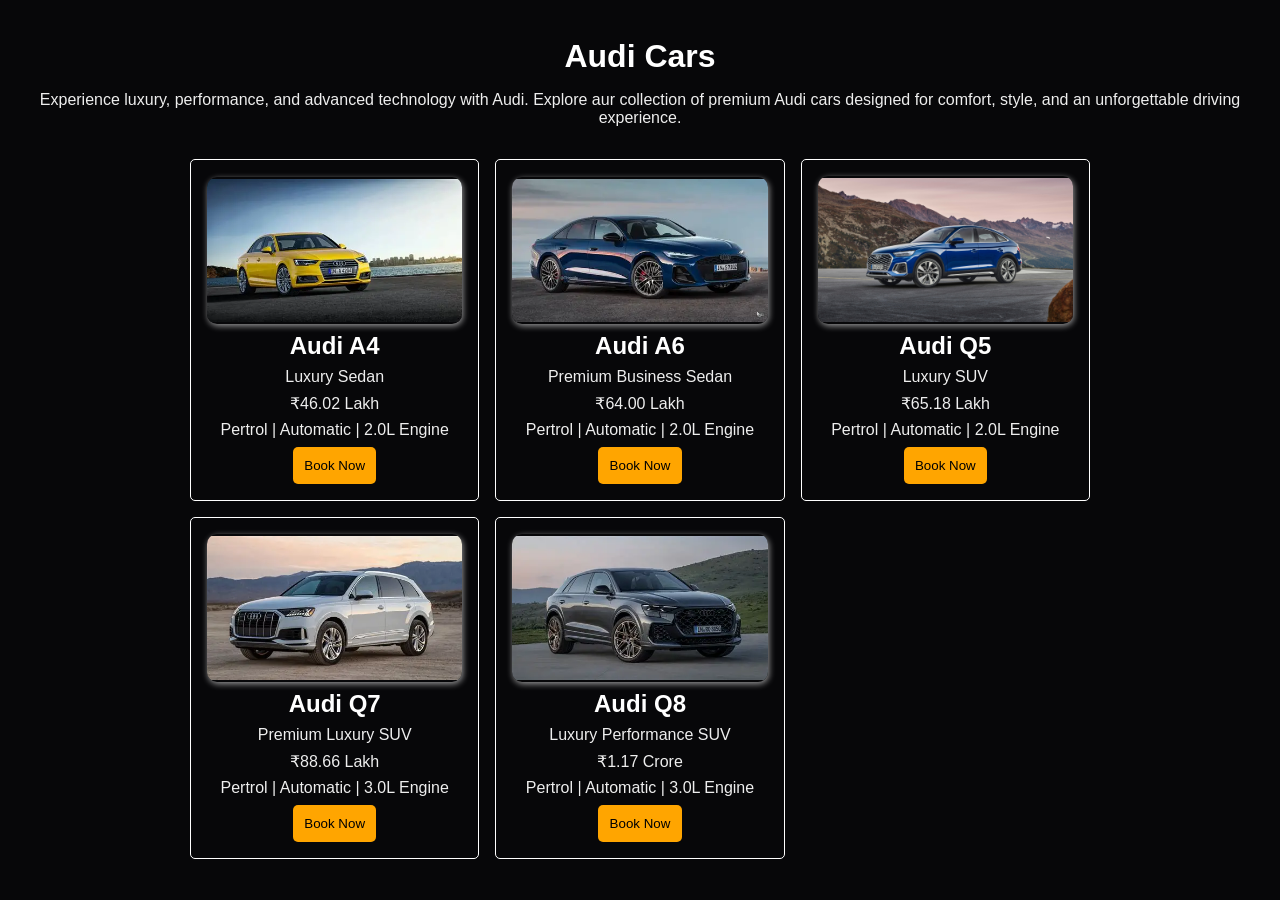
<file: audi.html>
<!doctype html>
<html lang="en">
  <head>
    <meta charset="UTF-8" />
    <meta name="viewport" content="width=device-width, initial-scale=1.0" />
    <title>Document</title>
    <link rel="stylesheet" href="car.css" />
  </head>
  <body>
    <h1 class="car_title">Audi Cars</h1>
    <p class="car_description">
      Experience luxury, performance, and advanced technology with Audi. Explore
      aur collection of premium Audi cars designed for comfort, style, and an
      unforgettable driving experience.
    </p>
    <section class="car_section">
      <div class="car_card">
        <div class="car_img">
          <img src="images/audiA4.webp" alt="Audi A4 images" />
        </div>
        <h2 class="car_name">Audi A4</h2>
        <p class="car_info">Luxury Sedan</p>
        <p class="car_info">&#8377;46.02 Lakh</p>
        <p class="car_info">Pertrol | Automatic | 2.0L Engine</p>
        <button class="book_now">Book Now</button>
      </div>
      <div class="car_card">
        <div class="car_img">
          <img src="images/audiA6.webp" alt="Audi A6 images" />
        </div>
        <h2 class="car_name">Audi A6</h2>
        <p class="car_info">Premium Business Sedan</p>
        <p class="car_info">&#8377;64.00 Lakh</p>
        <p class="car_info">Pertrol | Automatic | 2.0L Engine</p>
        <button class="book_now">Book Now</button>
      </div>
      <div class="car_card">
        <div class="car_img">
          <img src="images/audiQ5.jpg" alt="AudiQ5 images" />
        </div>
        <h2 class="car_name">Audi Q5</h2>
        <p class="car_info">Luxury SUV</p>
        <p class="car_info">&#8377;65.18 Lakh</p>
        <p class="car_info">Pertrol | Automatic | 2.0L Engine</p>
        <button class="book_now">Book Now</button>
      </div>
      <div class="car_card">
        <div class="car_img">
          <img src="images/audiQ7.webp" alt="AudiQ7 images" />
        </div>
        <h2 class="car_name">Audi Q7</h2>
        <p class="car_info">Premium Luxury SUV</p>
        <p class="car_info">&#8377;88.66 Lakh</p>
        <p class="car_info">Pertrol | Automatic | 3.0L Engine</p>
        <button class="book_now">Book Now</button>
      </div>
      <div class="car_card">
        <div class="car_img">
          <img src="images/audiQ8.webp" alt="AudiQ8 images" />
        </div>
        <h2 class="car_name">Audi Q8</h2>
        <p class="car_info">Luxury Performance SUV</p>
        <p class="car_info">&#8377;1.17 Crore</p>
        <p class="car_info">Pertrol | Automatic | 3.0L Engine</p>
        <button class="book_now">Book Now</button>
      </div>
    </section>
  </body>
</html>
</file>
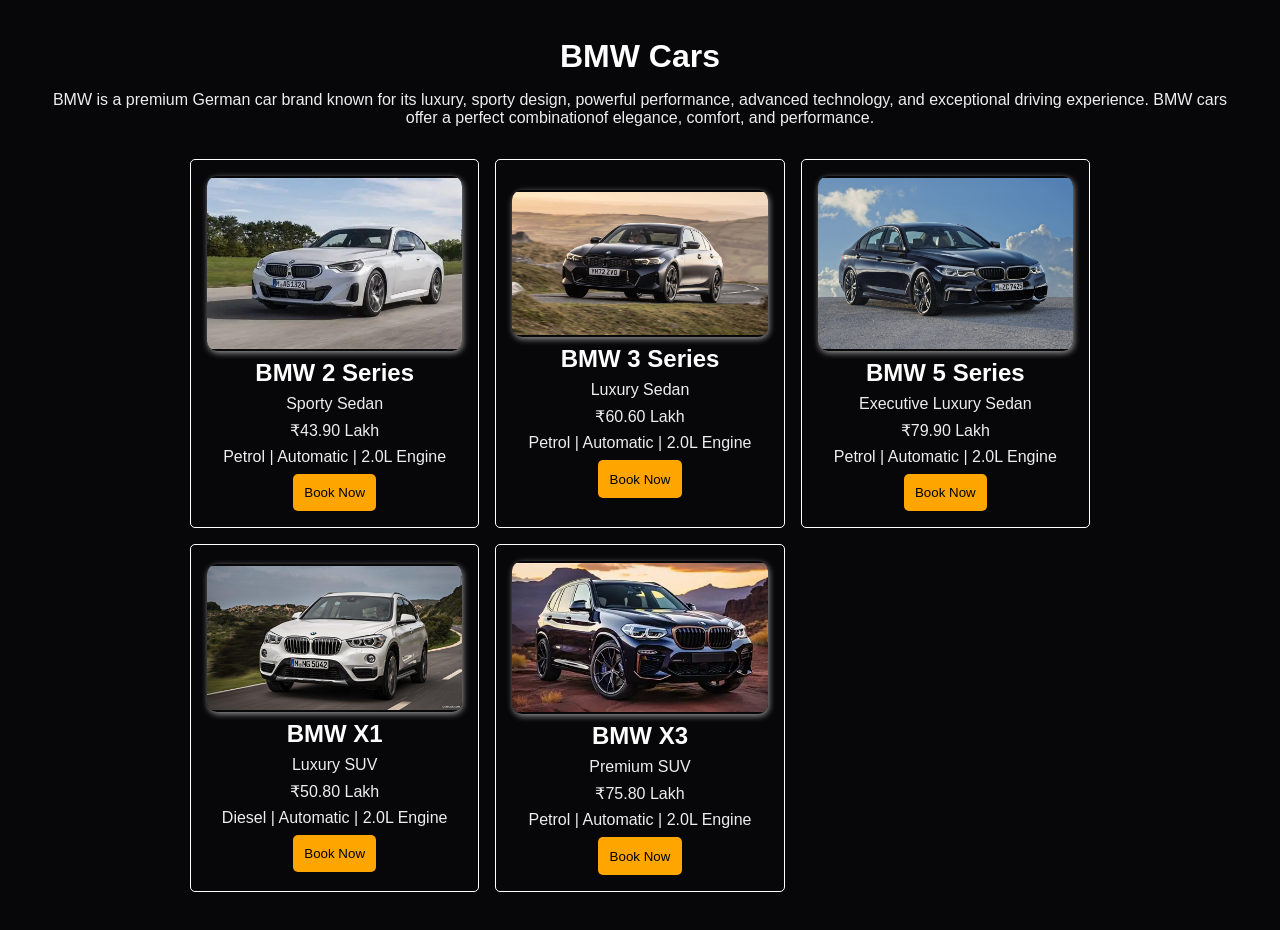
<file: bmw.html>
<!doctype html>
<html lang="en">
  <head>
    <meta charset="UTF-8" />
    <meta name="viewport" content="width=device-width, initial-scale=1.0" />
    <title>Document</title>
    <link rel="stylesheet" href="car.css" />
  </head>
  <body>
    <h1 class="car_title">BMW Cars</h1>
    <p class="car_description">
      BMW is a premium German car brand known for its luxury, sporty design,
      powerful performance, advanced technology, and exceptional driving
      experience. BMW cars offer a perfect combinationof elegance, comfort, and
      performance.
    </p>
    <section class="car_section">
      <div class="car_card">
        <div class="car_img">
          <img src="images/BMW2Series.webp" alt="BMW 2 Series" />
        </div>
        <h2 class="car_name">BMW 2 Series</h2>
        <p class="car_info">Sporty Sedan</p>
        <p class="car_info">&#8377;43.90 Lakh</p>
        <p class="car_info">Petrol | Automatic | 2.0L Engine</p>
        <button class="book_now">Book Now</button>
      </div>
      <div class="car_card">
        <div class="car_img">
          <img src="images/BMW3Series.jpg" alt="BMW 3 Series" />
        </div>
        <h2 class="car_name">BMW 3 Series</h2>
        <p class="car_info">Luxury Sedan</p>
        <p class="car_info">&#8377;60.60 Lakh</p>
        <p class="car_info">Petrol | Automatic | 2.0L Engine</p>
        <button class="book_now">Book Now</button>
      </div>
      <div class="car_card">
        <div class="car_img">
          <img src="images/BMW5Series.jpg" alt="BMW 5 Series" />
        </div>
        <h2 class="car_name">BMW 5 Series</h2>
        <p class="car_info">Executive Luxury Sedan</p>
        <p class="car_info">&#8377;79.90 Lakh</p>
        <p class="car_info">Petrol | Automatic | 2.0L Engine</p>
        <button class="book_now">Book Now</button>
      </div>
      <div class="car_card">
        <div class="car_img">
          <img src="images/BMWX1.jpg" alt="BMW X1" />
        </div>
        <h2 class="car_name">BMW X1</h2>
        <p class="car_info">Luxury SUV</p>
        <p class="car_info">&#8377;50.80 Lakh</p>
        <p class="car_info">Diesel | Automatic | 2.0L Engine</p>
        <button class="book_now">Book Now</button>
      </div>
      <div class="car_card">
        <div class="car_img">
          <img src="images/BMWX3.webp" alt="BMW X3" />
        </div>
        <h2 class="car_name">BMW X3</h2>
        <p class="car_info">Premium SUV</p>
        <p class="car_info">&#8377;75.80 Lakh</p>
        <p class="car_info">Petrol | Automatic | 2.0L Engine</p>
        <button class="book_now">Book Now</button>
      </div>
    </section>
  </body>
</html>
</file>
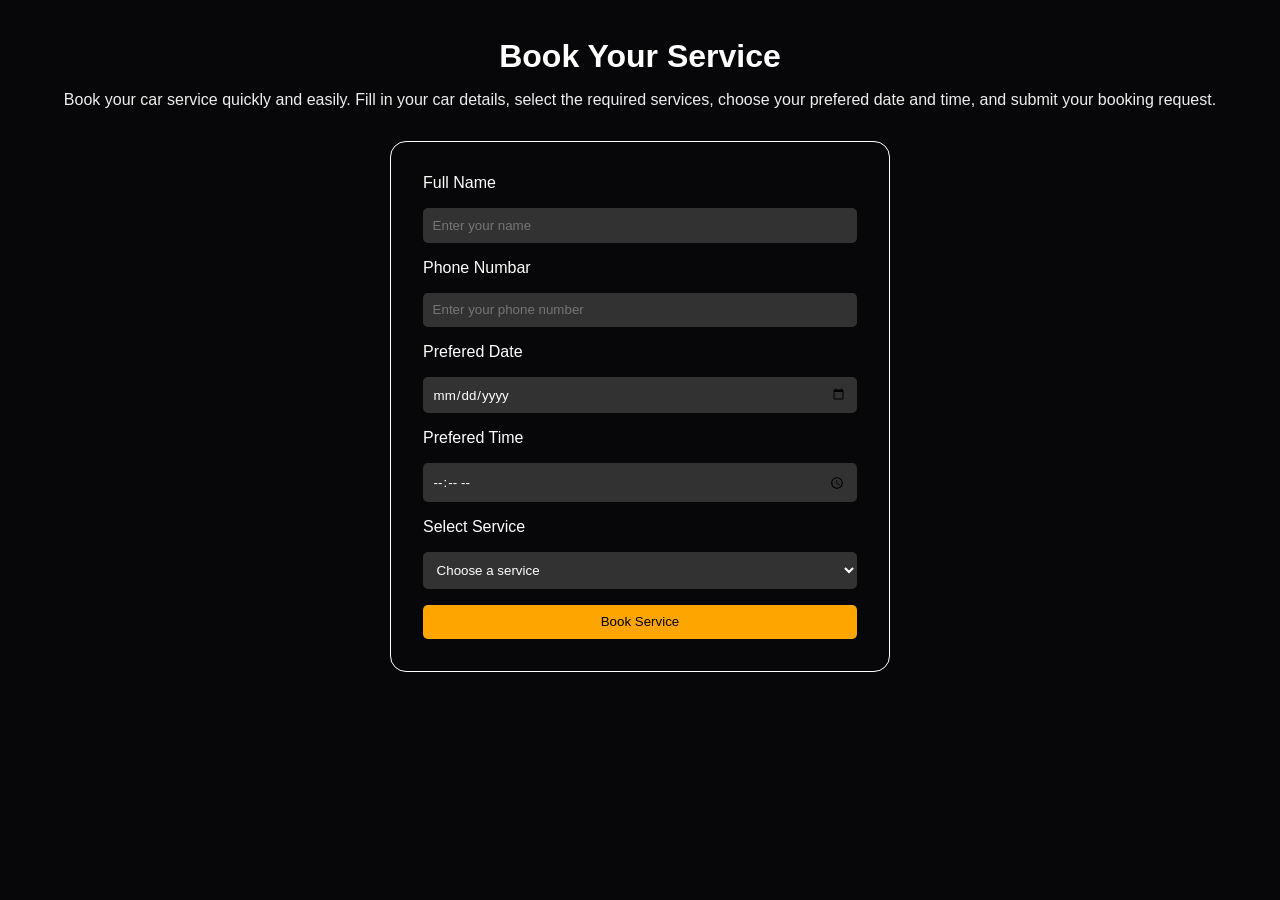
<file: book_service.html>
<!doctype html>
<html lang="en">
  <head>
    <meta charset="UTF-8" />
    <meta name="viewport" content="width=device-width, initial-scale=1.0" />
    <title>Document</title>
    <link rel="stylesheet" href="book_service.css" />
  </head>
  <body>
    <h1 class="book_service_title">Book Your Service</h1>
    <p class="book_service_description">
      Book your car service quickly and easily. Fill in your car details, select
      the required services, choose your prefered date and time, and submit your
      booking request.
    </p>
    <form class="booking_form">
      <label for="name">Full Name </label>
      <input
        type="text"
        name="fullName"
        id="name"
        placeholder="Enter your name"
      />
      <label for="contact">Phone Numbar </label>
      <input
        type="text"
        name="contact"
        id="contact"
        placeholder="Enter your phone number"
      />
      <label for="date">Prefered Date</label>
      <input type="date" name="date" id="date" />
      <label for="time">Prefered Time</label>
      <input type="time" name="time" id="time" />
      <label for="service">Select Service</label>
      <select id="service" name="service">
        <option value="">Choose a service</option>
        <option value="General">general Service</option>
        <option value="oil">Oil Change</option>
        <option value="brake">Brake Service</option>
        <option value="ac">AC Service</option>
        <option value="wash">Car Wash</option>
      </select>
      <button class="book_service">Book Service</button>
    </form>
  </body>
</html>
</file>
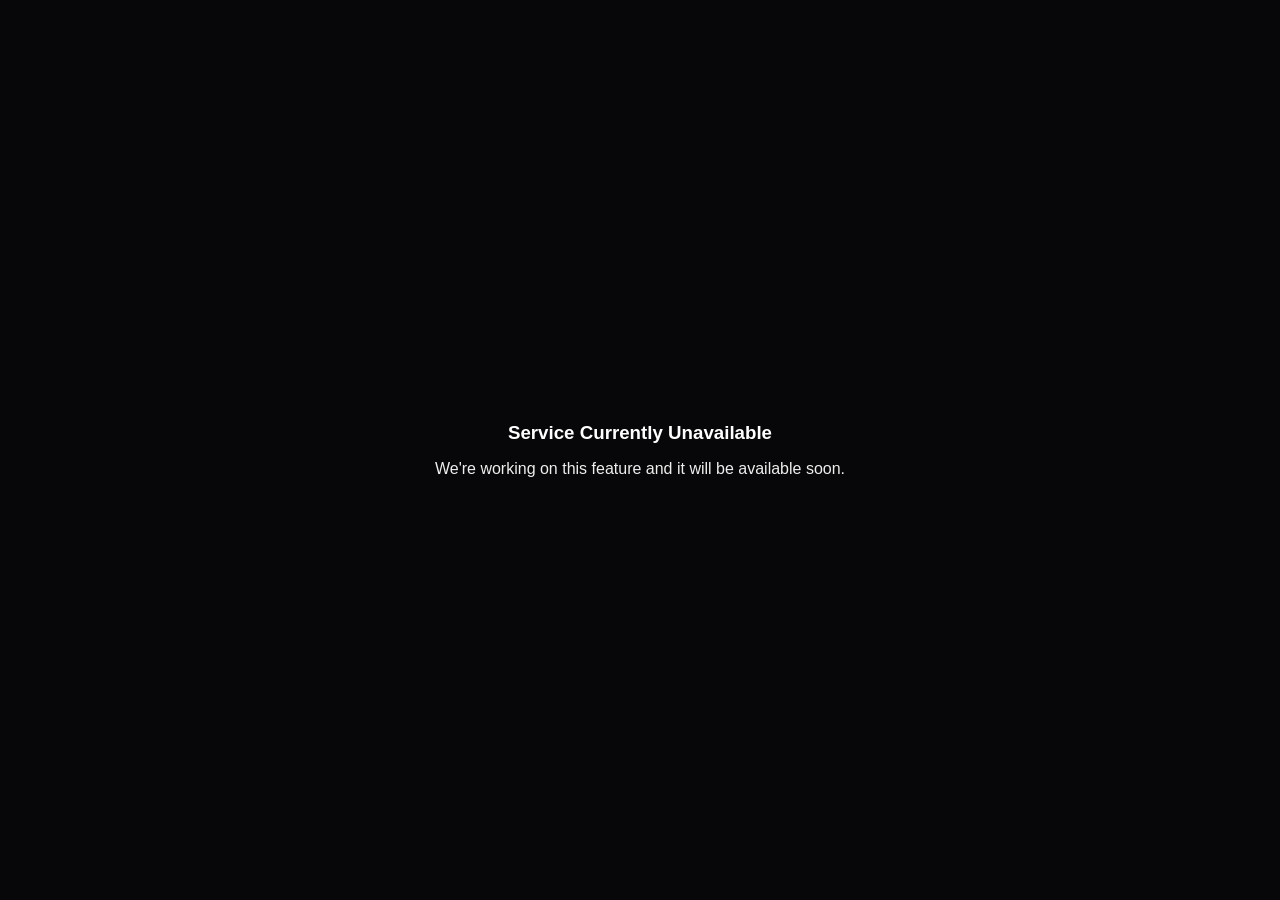
<file: currentlyUnavailable.html>
<!doctype html>
<html lang="en">
  <head>
    <meta charset="UTF-8" />
    <meta name="viewport" content="width=device-width, initial-scale=1.0" />
    <title>Document</title>
    <link rel="stylesheet" href="currentlyUnavailable.css" />
  </head>
  <body>
    <h3 class="title">Service Currently Unavailable</h3>
    <p class="title_description">
      We're working on this feature and it will be available soon.
    </p>
  </body>
</html>
</file>
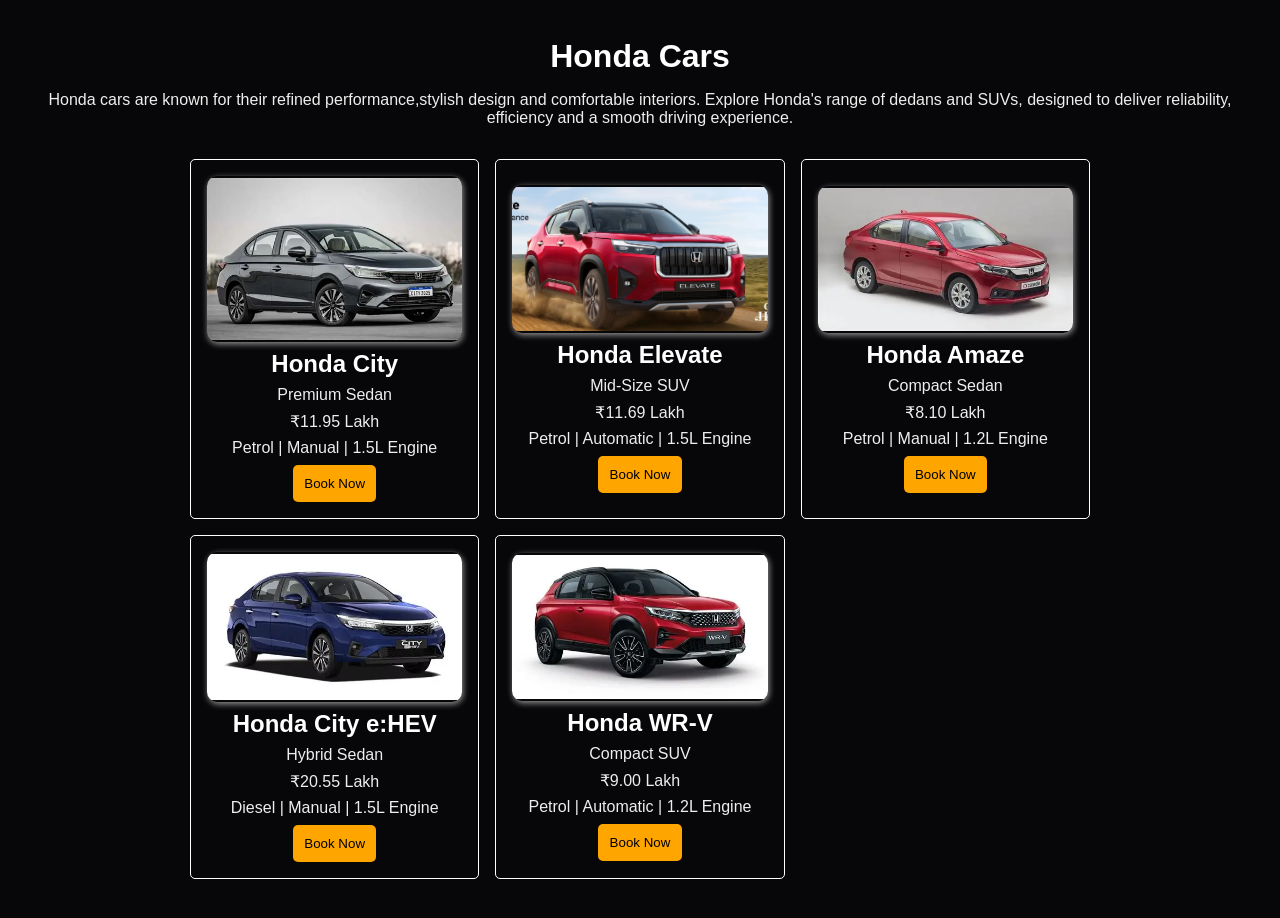
<file: honda.html>
<!doctype html>
<html lang="en">
  <head>
    <meta charset="UTF-8" />
    <meta name="viewport" content="width=device-width, initial-scale=1.0" />
    <title>Document</title>
    <link rel="stylesheet" href="car.css" />
  </head>
  <body>
    <h1 class="car_title">Honda Cars</h1>
    <p class="car_description">
      Honda cars are known for their refined performance,stylish design and
      comfortable interiors. Explore Honda's range of dedans and SUVs, designed
      to deliver reliability, efficiency and a smooth driving experience.
    </p>
    <section class="car_section">
      <div class="car_card">
        <div class="car_img">
          <img src="images/HondaCity.webp" alt="Honda City" />
        </div>
        <h2 class="car_name">Honda City</h2>
        <p class="car_info">Premium Sedan</p>
        <p class="car_info">&#8377;11.95 Lakh</p>
        <p class="car_info">Petrol | Manual | 1.5L Engine</p>
        <button class="book_now">Book Now</button>
      </div>
      <div class="car_card">
        <div class="car_img">
          <img src="images/HondaElevate.webp" alt="Honda Elevate" />
        </div>
        <h2 class="car_name">Honda Elevate</h2>
        <p class="car_info">Mid-Size SUV</p>
        <p class="car_info">&#8377;11.69 Lakh</p>
        <p class="car_info">Petrol | Automatic | 1.5L Engine</p>
        <button class="book_now">Book Now</button>
      </div>
      <div class="car_card">
        <div class="car_img">
          <img src="images/HondaAmaze.webp" alt="Honda Amaze" />
        </div>
        <h2 class="car_name">Honda Amaze</h2>
        <p class="car_info">Compact Sedan</p>
        <p class="car_info">&#8377;8.10 Lakh</p>
        <p class="car_info">Petrol | Manual | 1.2L Engine</p>
        <button class="book_now">Book Now</button>
      </div>
      <div class="car_card">
        <div class="car_img">
          <img src="images/HondaCityy.webp" alt="Honda City EV" />
        </div>
        <h2 class="car_name">Honda City e:HEV</h2>
        <p class="car_info">Hybrid Sedan</p>
        <p class="car_info">&#8377;20.55 Lakh</p>
        <p class="car_info">Diesel | Manual | 1.5L Engine</p>
        <button class="book_now">Book Now</button>
      </div>
      <div class="car_card">
        <div class="car_img">
          <img src="images/HondaWR.webp" alt="Honda WR-V" />
        </div>
        <h2 class="car_name">Honda WR-V</h2>
        <p class="car_info">Compact SUV</p>
        <p class="car_info">&#8377;9.00 Lakh</p>
        <p class="car_info">Petrol | Automatic | 1.2L Engine</p>
        <button class="book_now">Book Now</button>
      </div>
    </section>
  </body>
</html>
</file>
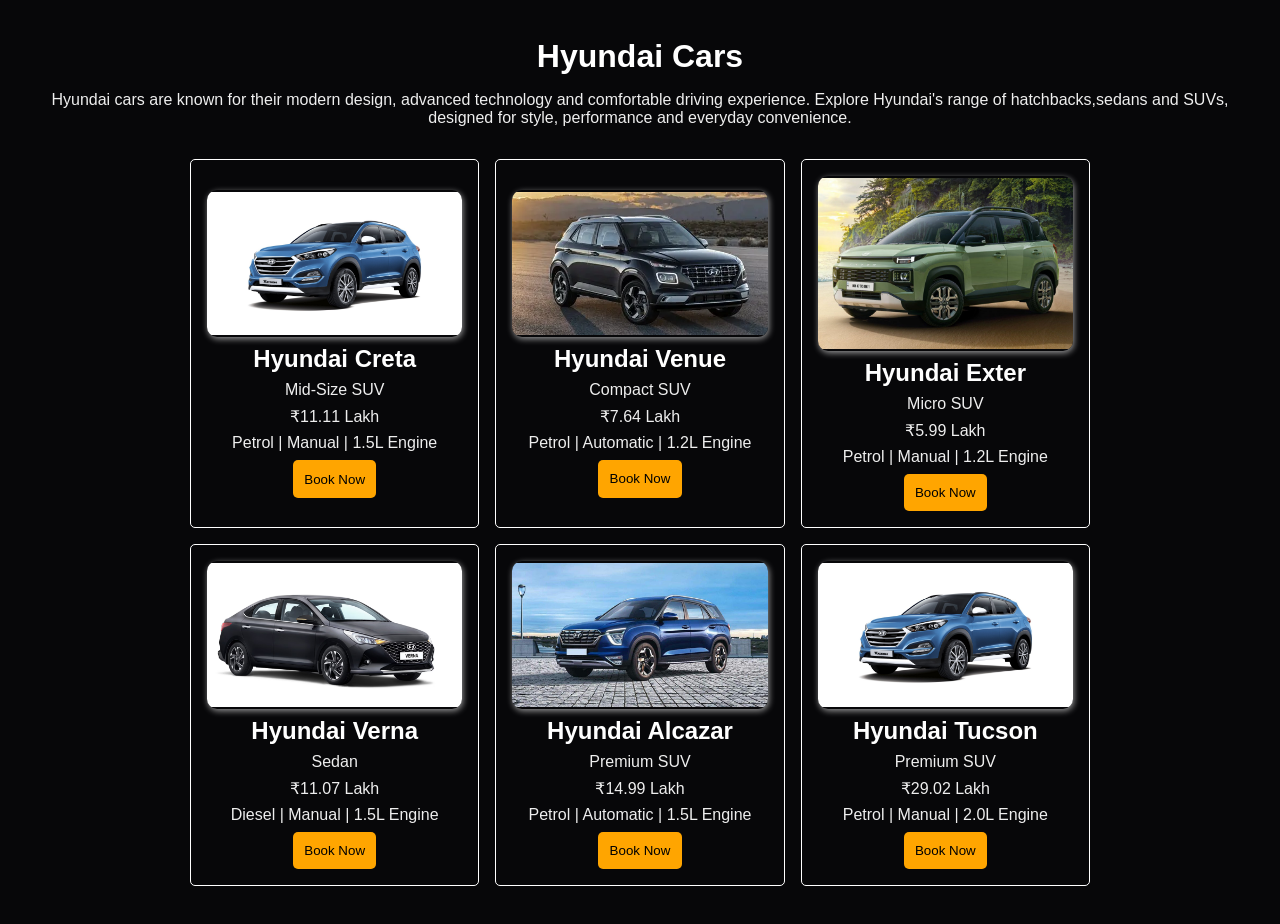
<file: hyundai.html>
<!doctype html>
<html lang="en">
  <head>
    <meta charset="UTF-8" />
    <meta name="viewport" content="width=device-width, initial-scale=1.0" />
    <title>Document</title>
    <link rel="stylesheet" href="car.css" />
  </head>
  <body>
    <h1 class="car_title">Hyundai Cars</h1>
    <p class="car_description">
      Hyundai cars are known for their modern design, advanced technology and
      comfortable driving experience. Explore Hyundai's range of
      hatchbacks,sedans and SUVs, designed for style, performance and everyday
      convenience.
    </p>
    <section class="car_section">
      <div class="car_card">
        <div class="car_img">
          <img src="images/HyundaiTucson.jpg" alt="Hyundai Tucson" />
        </div>
        <h2 class="car_name">Hyundai Creta</h2>
        <p class="car_info">Mid-Size SUV</p>
        <p class="car_info">&#8377;11.11 Lakh</p>
        <p class="car_info">Petrol | Manual | 1.5L Engine</p>
        <button class="book_now">Book Now</button>
      </div>
      <div class="car_card">
        <div class="car_img">
          <img src="images/HyundaiVenue.webp" alt="Hyundai Venue" />
        </div>
        <h2 class="car_name">Hyundai Venue</h2>
        <p class="car_info">Compact SUV</p>
        <p class="car_info">&#8377;7.64 Lakh</p>
        <p class="car_info">Petrol | Automatic | 1.2L Engine</p>
        <button class="book_now">Book Now</button>
      </div>
      <div class="car_card">
        <div class="car_img">
          <img src="images/HyundaiExter.jpg" alt="Hyundai Exter" />
        </div>
        <h2 class="car_name">Hyundai Exter</h2>
        <p class="car_info">Micro SUV</p>
        <p class="car_info">&#8377;5.99 Lakh</p>
        <p class="car_info">Petrol | Manual | 1.2L Engine</p>
        <button class="book_now">Book Now</button>
      </div>
      <div class="car_card">
        <div class="car_img">
          <img src="images/HyundaiVerna.avif" alt="Hyundai Verna" />
        </div>
        <h2 class="car_name">Hyundai Verna</h2>
        <p class="car_info">Sedan</p>
        <p class="car_info">&#8377;11.07 Lakh</p>
        <p class="car_info">Diesel | Manual | 1.5L Engine</p>
        <button class="book_now">Book Now</button>
      </div>
      <div class="car_card">
        <div class="car_img">
          <img src="images/HyundaiAlcazar.jpg" alt="Hyundai Alcazar" />
        </div>
        <h2 class="car_name">Hyundai Alcazar</h2>
        <p class="car_info">Premium SUV</p>
        <p class="car_info">&#8377;14.99 Lakh</p>
        <p class="car_info">Petrol | Automatic | 1.5L Engine</p>
        <button class="book_now">Book Now</button>
      </div>
      <div class="car_card">
        <div class="car_img">
          <img src="images/HyundaiTucson.jpg" alt="Hyundai Tucson" />
        </div>
        <h2 class="car_name">Hyundai Tucson</h2>
        <p class="car_info">Premium SUV</p>
        <p class="car_info">&#8377;29.02 Lakh</p>
        <p class="car_info">Petrol | Manual | 2.0L Engine</p>
        <button class="book_now">Book Now</button>
      </div>
    </section>
  </body>
</html>
</file>
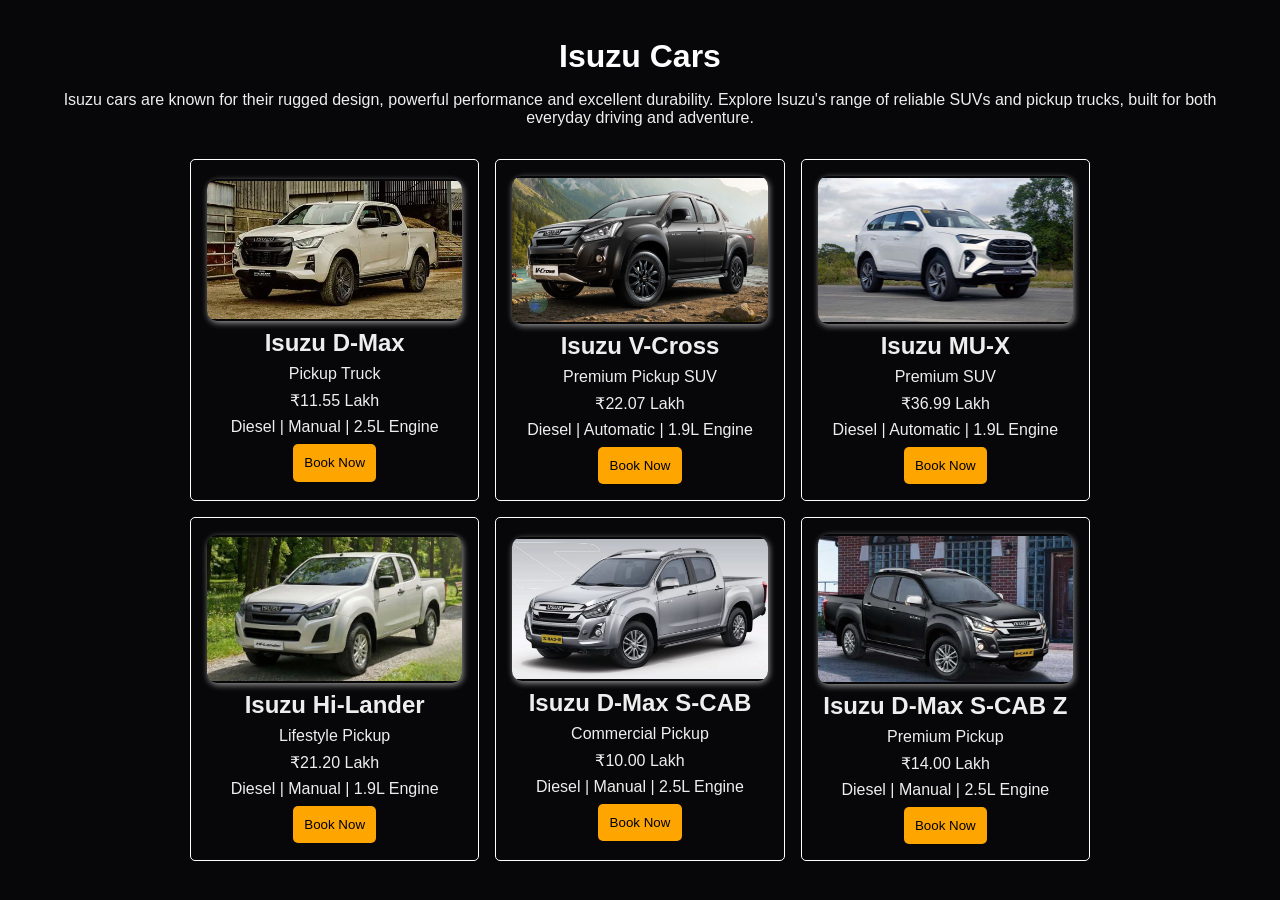
<file: isuzu.html>
<!doctype html>
<html lang="en">
  <head>
    <meta charset="UTF-8" />
    <meta name="viewport" content="width=device-width, initial-scale=1.0" />
    <title>Document</title>
    <link rel="stylesheet" href="car.css" />
  </head>
  <body>
    <h1 class="car_title">Isuzu Cars</h1>
    <p class="car_description">
      Isuzu cars are known for their rugged design, powerful performance and
      excellent durability. Explore Isuzu's range of reliable SUVs and pickup
      trucks, built for both everyday driving and adventure.
    </p>
    <section class="car_section">
      <div class="car_card">
        <div class="car_img">
          <img src="images/isuzuD-Max.webp" alt="ISuzu D max" />
        </div>
        <h2 class="car_info">Isuzu D-Max</h2>
        <p class="car_info">Pickup Truck</p>
        <p class="car_info">&#8377;11.55 Lakh</p>
        <p class="car_info">Diesel | Manual | 2.5L Engine</p>
        <button class="book_now">Book Now</button>
      </div>
      <div class="car_card">
        <div class="car_img">
          <img src="images/isuzuvcross.png" alt="isuzu v cross" />
        </div>
        <h2 class="car_info">Isuzu V-Cross</h2>
        <p class="car_info">Premium Pickup SUV</p>
        <p class="car_info">&#8377;22.07 Lakh</p>
        <p class="car_info">Diesel | Automatic | 1.9L Engine</p>
        <button class="book_now">Book Now</button>
      </div>
      <div class="car_card">
        <div class="car_img">
          <img src="images/isuzumux.jpg" alt="Isuzu MUX" />
        </div>
        <h2 class="car_info">Isuzu MU-X</h2>
        <p class="car_info">Premium SUV</p>
        <p class="car_info">&#8377;36.99 Lakh</p>
        <p class="car_info">Diesel | Automatic | 1.9L Engine</p>
        <button class="book_now">Book Now</button>
      </div>
      <div class="car_card">
        <div class="car_img">
          <img src="images/isuzu-hi-lander.webp" alt="isuzu hi lander" />
        </div>
        <h2 class="car_info">Isuzu Hi-Lander</h2>
        <p class="car_info">Lifestyle Pickup</p>
        <p class="car_info">&#8377;21.20 Lakh</p>
        <p class="car_info">Diesel | Manual | 1.9L Engine</p>
        <button class="book_now">Book Now</button>
      </div>
      <div class="car_card">
        <div class="car_img">
          <img src="images/isuzu-d-max-s-cab.png" alt="isuzu s cab" />
        </div>
        <h2 class="car_info">Isuzu D-Max S-CAB</h2>
        <p class="car_info">Commercial Pickup</p>
        <p class="car_info">&#8377;10.00 Lakh</p>
        <p class="car_info">Diesel | Manual | 2.5L Engine</p>
        <button class="book_now">Book Now</button>
      </div>
      <div class="car_card">
        <div class="car_img">
          <img src="images/IsuzuD-MaxS-CABZ.jpg" alt="isuzu D max s cab" />
        </div>
        <h2 class="car_info">Isuzu D-Max S-CAB Z</h2>
        <p class="car_info">Premium Pickup</p>
        <p class="car_info">&#8377;14.00 Lakh</p>
        <p class="car_info">Diesel | Manual | 2.5L Engine</p>
        <button class="book_now">Book Now</button>
      </div>
    </section>
  </body>
</html>
</file>
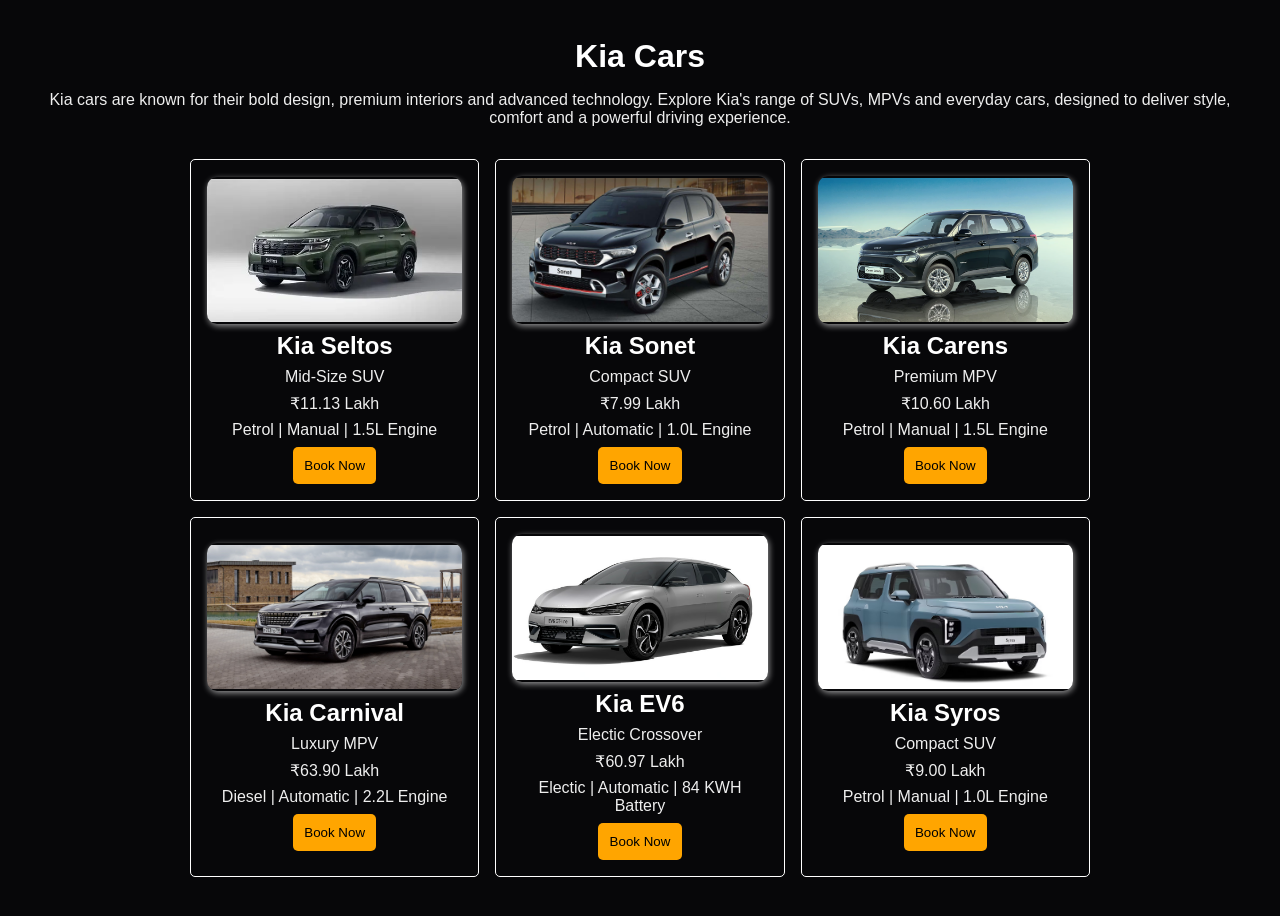
<file: kia.html>
<!doctype html>
<html lang="en">
  <head>
    <meta charset="UTF-8" />
    <meta name="viewport" content="width=device-width, initial-scale=1.0" />
    <title>Document</title>
    <link rel="stylesheet" href="car.css" />
  </head>
  <body>
    <h1 class="car_title">Kia Cars</h1>
    <p class="car_description">
      Kia cars are known for their bold design, premium interiors and advanced
      technology. Explore Kia's range of SUVs, MPVs and everyday cars, designed
      to deliver style, comfort and a powerful driving experience.
    </p>
    <section class="car_section">
      <div class="car_card">
        <div class="car_img">
          <img src="images/KiaSeltos.webp" alt="Kia Seltos" />
        </div>
        <h2 class="car_name">Kia Seltos</h2>
        <p class="car_info">Mid-Size SUV</p>
        <p class="car_info">&#8377;11.13 Lakh</p>
        <p class="car_info">Petrol | Manual | 1.5L Engine</p>
        <button class="book_now">Book Now</button>
      </div>
      <div class="car_card">
        <div class="car_img">
          <img src="images/KiaSonet.jpg" alt="Kia Sonet" />
        </div>
        <h2 class="car_name">Kia Sonet</h2>
        <p class="car_info">Compact SUV</p>
        <p class="car_info">&#8377;7.99 Lakh</p>
        <p class="car_info">Petrol | Automatic | 1.0L Engine</p>
        <button class="book_now">Book Now</button>
      </div>
      <div class="car_card">
        <div class="car_img">
          <img src="images/KiaCarens.avif" alt="Kia Carens" />
        </div>
        <h2 class="car_name">Kia Carens</h2>
        <p class="car_info">Premium MPV</p>
        <p class="car_info">&#8377;10.60 Lakh</p>
        <p class="car_info">Petrol | Manual | 1.5L Engine</p>
        <button class="book_now">Book Now</button>
      </div>
      <div class="car_card">
        <div class="car_img">
          <img src="images/KiaCarnival.jpg" alt="Kia Carnival" />
        </div>
        <h2 class="car_name">Kia Carnival</h2>
        <p class="car_info">Luxury MPV</p>
        <p class="car_info">&#8377;63.90 Lakh</p>
        <p class="car_info">Diesel | Automatic | 2.2L Engine</p>
        <button class="book_now">Book Now</button>
      </div>
      <div class="car_card">
        <div class="car_img">
          <img src="images/KiaEV6.avif" alt="Kia EV6" />
        </div>
        <h2 class="car_name">Kia EV6</h2>
        <p class="car_info">Electic Crossover</p>
        <p class="car_info">&#8377;60.97 Lakh</p>
        <p class="car_info">Electic | Automatic | 84 KWH Battery</p>
        <button class="book_now">Book Now</button>
      </div>
      <div class="car_card">
        <div class="car_img">
          <img src="images/KiaSyros.avif" alt="Kia Syros" />
        </div>
        <h2 class="car_name">Kia Syros</h2>
        <p class="car_info">Compact SUV</p>
        <p class="car_info">&#8377;9.00 Lakh</p>
        <p class="car_info">Petrol | Manual | 1.0L Engine</p>
        <button class="book_now">Book Now</button>
      </div>
    </section>
  </body>
</html>
</file>
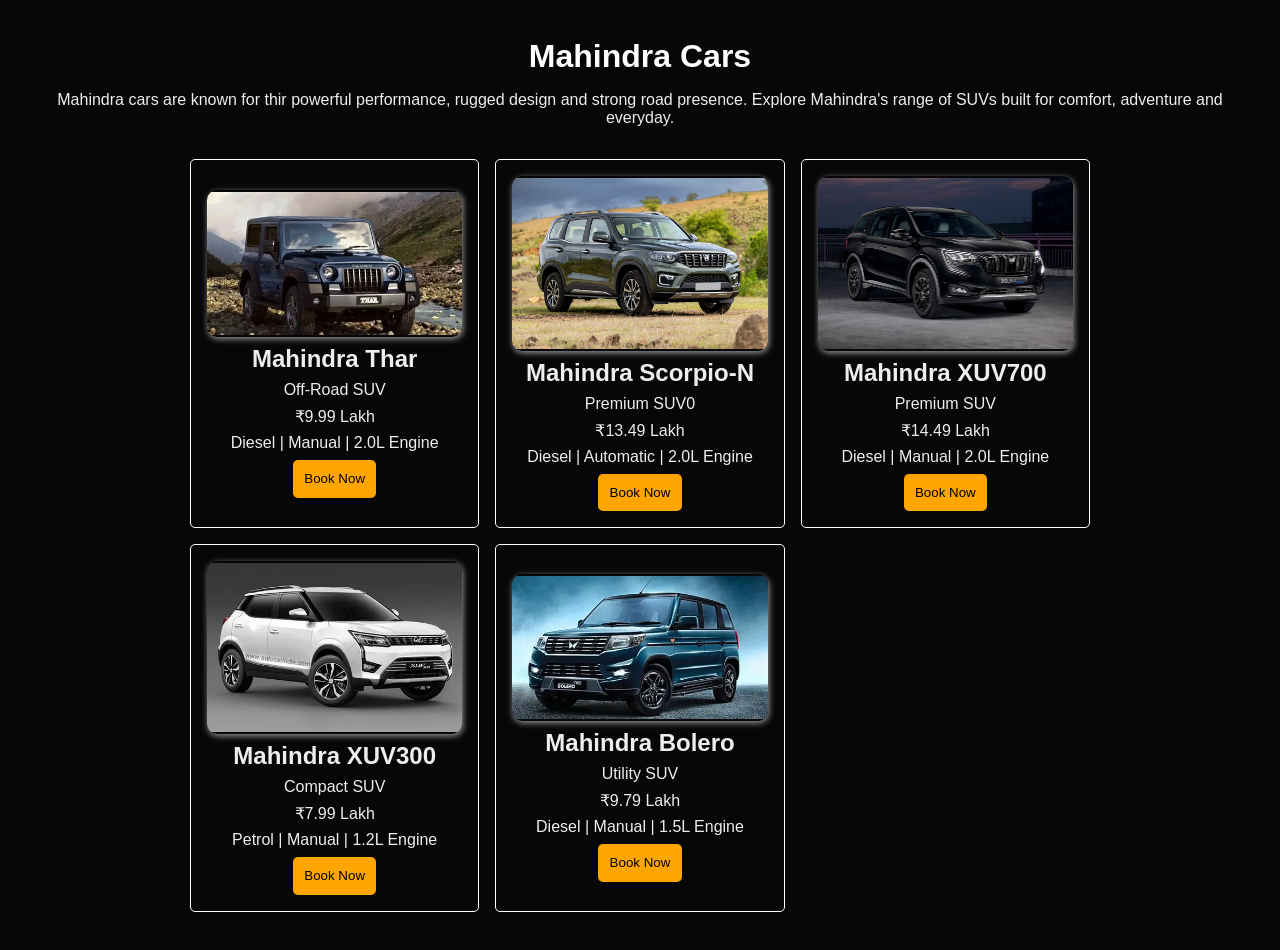
<file: mahindra.html>
<!doctype html>
<html lang="en">
  <head>
    <meta charset="UTF-8" />
    <meta name="viewport" content="width=device-width, initial-scale=1.0" />
    <title>Document</title>
    <link rel="stylesheet" href="car.css" />
  </head>
  <body>
    <h1 class="car_title">Mahindra Cars</h1>
    <p class="car_description">
      Mahindra cars are known for thir powerful performance, rugged design and
      strong road presence. Explore Mahindra's range of SUVs built for comfort,
      adventure and everyday.
    </p>
    <section class="car_section">
      <div class="car_card">
        <div class="car_img">
          <img src="images/mahindrathar.webp" alt="Mahindra Thar" />
        </div>
        <h2 class="car_info">Mahindra Thar</h2>
        <p class="car_info">Off-Road SUV</p>
        <p class="car_info">&#8377;9.99 Lakh</p>
        <p class="car_info">Diesel | Manual | 2.0L Engine</p>
        <button class="book_now">Book Now</button>
      </div>
      <div class="car_card">
        <div class="car_img">
          <img src="images/mahindrasorpio.avif" alt="Mahindra Scropio" />
        </div>
        <h2 class="car_info">Mahindra Scorpio-N</h2>
        <p class="car_info">Premium SUV0</p>
        <p class="car_info">&#8377;13.49 Lakh</p>
        <p class="car_info">Diesel | Automatic | 2.0L Engine</p>
        <button class="book_now">Book Now</button>
      </div>
      <div class="car_card">
        <div class="car_img">
          <img src="images/mahindraXUV700.jpg" alt="Mahindra XUV 700" />
        </div>
        <h2 class="car_info">Mahindra XUV700</h2>
        <p class="car_info">Premium SUV</p>
        <p class="car_info">&#8377;14.49 Lakh</p>
        <p class="car_info">Diesel | Manual | 2.0L Engine</p>
        <button class="book_now">Book Now</button>
      </div>
      <div class="car_card">
        <div class="car_img">
          <img src="images/mahindraXUV300.webp" alt="Mahindra XUV300" />
        </div>
        <h2 class="car_info">Mahindra XUV300</h2>
        <p class="car_info">Compact SUV</p>
        <p class="car_info">&#8377;7.99 Lakh</p>
        <p class="car_info">Petrol | Manual | 1.2L Engine</p>
        <button class="book_now">Book Now</button>
      </div>
      <div class="car_card">
        <div class="car_img">
          <img src="images/mahindraBoolero.webp" alt="mahindra Bolero" />
        </div>
        <h2 class="car_info">Mahindra Bolero</h2>
        <p class="car_info">Utility SUV</p>
        <p class="car_info">&#8377;9.79 Lakh</p>
        <p class="car_info">Diesel | Manual | 1.5L Engine</p>
        <button class="book_now">Book Now</button>
      </div>
    </section>
  </body>
</html>
</file>
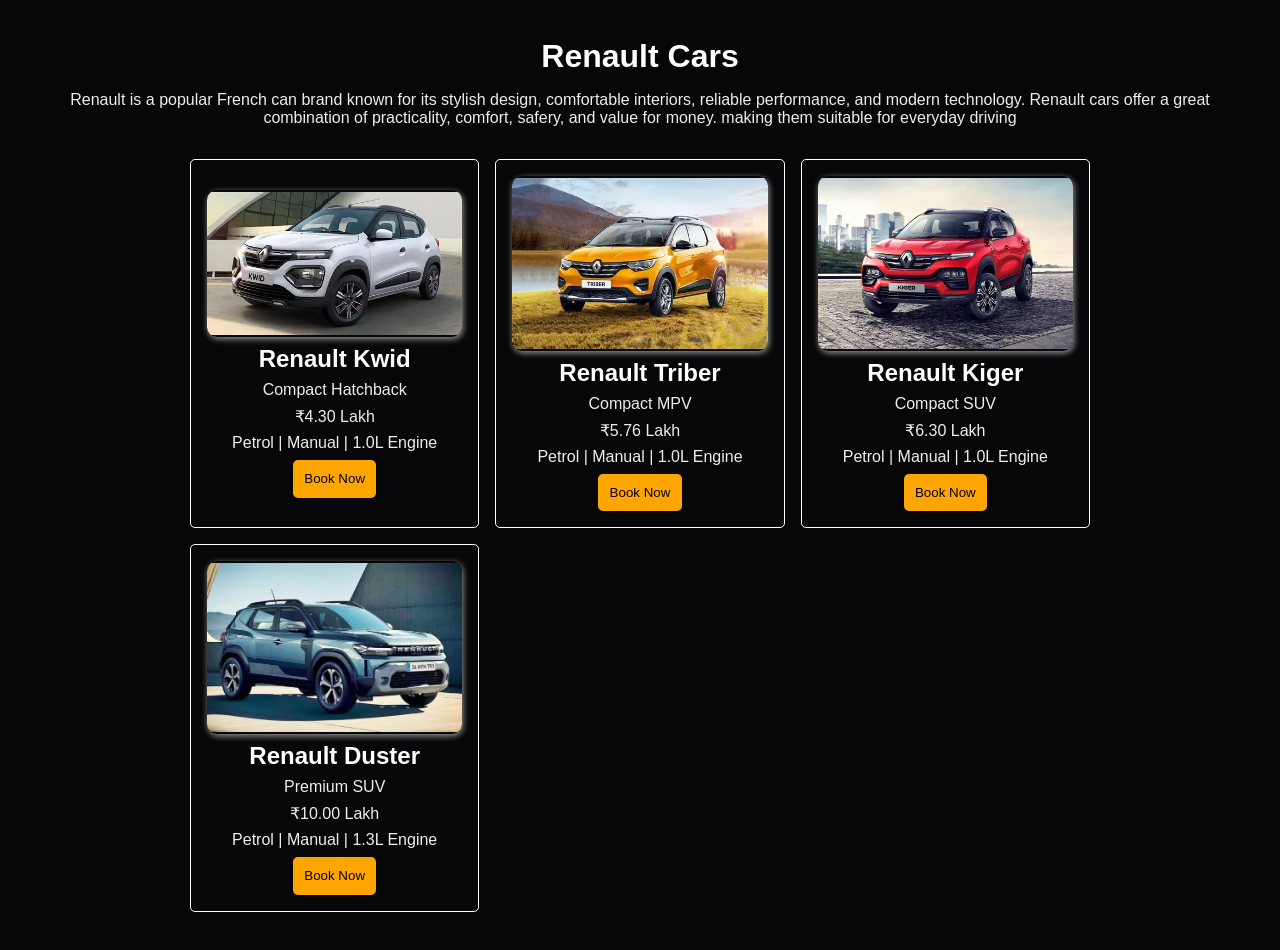
<file: renault.html>
<!doctype html>
<html lang="en">
  <head>
    <meta charset="UTF-8" />
    <meta name="viewport" content="width=device-width, initial-scale=1.0" />
    <title>Document</title>
    <link rel="stylesheet" href="car.css" />
  </head>
  <body>
    <h1 class="car_title">Renault Cars</h1>
    <p class="car_description">
      Renault is a popular French can brand known for its stylish design,
      comfortable interiors, reliable performance, and modern technology.
      Renault cars offer a great combination of practicality, comfort, safery,
      and value for money. making them suitable for everyday driving
    </p>
    <section class="car_section">
      <div class="car_card">
        <div class="car_img">
          <img src="images/RenaultKwid.webp" alt="Renault Kwid" />
        </div>
        <h2 class="car_name">Renault Kwid</h2>
        <p class="car_info">Compact Hatchback</p>
        <p class="car_info">&#8377;4.30 Lakh</p>
        <p class="car_info">Petrol | Manual | 1.0L Engine</p>
        <button class="book_now">Book Now</button>
      </div>
      <div class="car_card">
        <div class="car_img">
          <img src="images/RenaultTriber.webp" alt="Renault Triber" />
        </div>
        <h2 class="car_name">Renault Triber</h2>
        <p class="car_info">Compact MPV</p>
        <p class="car_info">&#8377;5.76 Lakh</p>
        <p class="car_info">Petrol | Manual | 1.0L Engine</p>
        <button class="book_now">Book Now</button>
      </div>
      <div class="car_card">
        <div class="car_img">
          <img src="images/RenaultKiger.avif" alt="Renault Kiger" />
        </div>
        <h2 class="car_name">Renault Kiger</h2>
        <p class="car_info">Compact SUV</p>
        <p class="car_info">&#8377;6.30 Lakh</p>
        <p class="car_info">Petrol | Manual | 1.0L Engine</p>
        <button class="book_now">Book Now</button>
      </div>
      <div class="car_card">
        <div class="car_img">
          <img src="images/RenaultDuster.avif" alt="Renault Duster" />
        </div>
        <h2 class="car_name">Renault Duster</h2>
        <p class="car_info">Premium SUV</p>
        <p class="car_info">&#8377;10.00 Lakh</p>
        <p class="car_info">Petrol | Manual | 1.3L Engine</p>
        <button class="book_now">Book Now</button>
      </div>
    </section>
  </body>
</html>
</file>
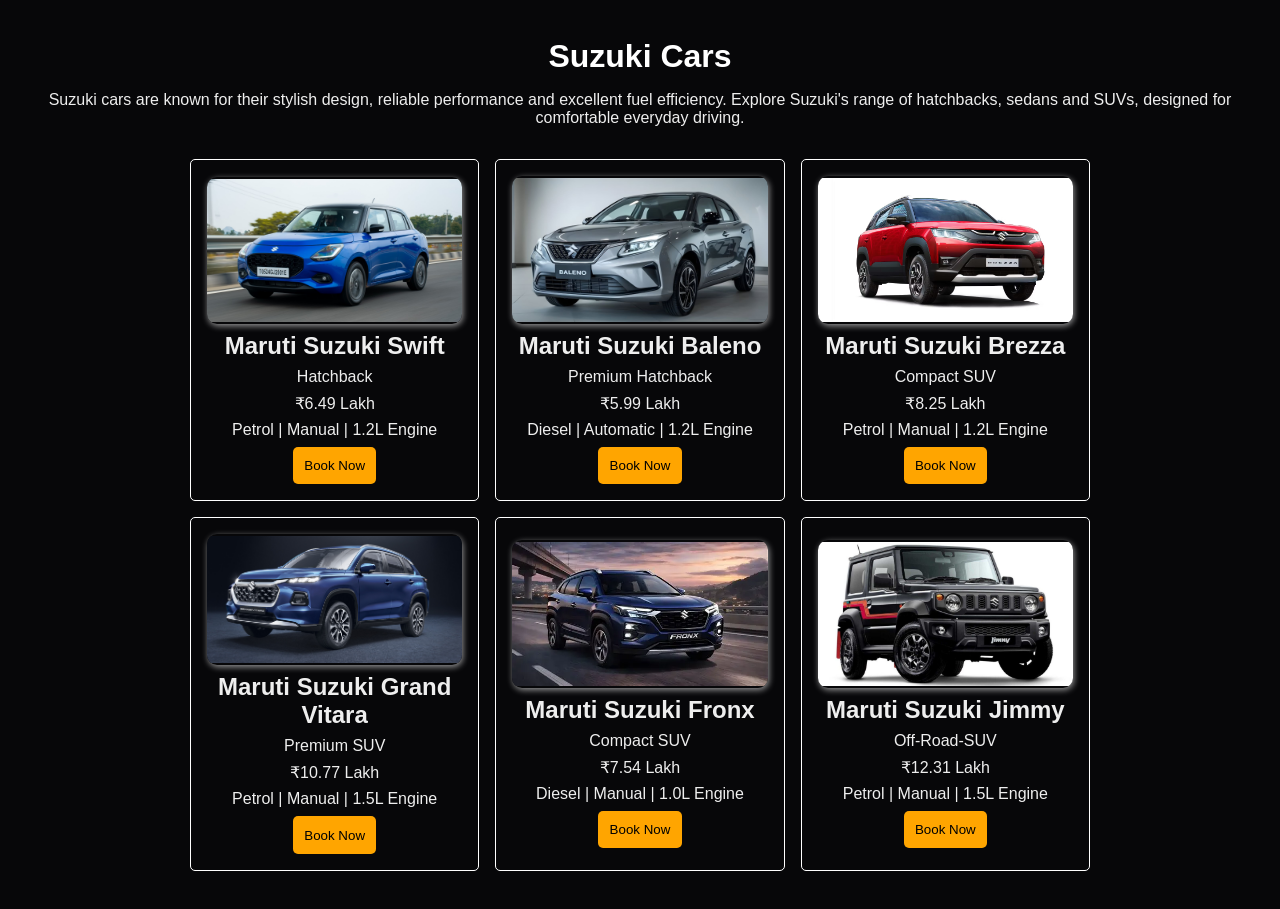
<file: suzuki.html>
<!doctype html>
<html lang="en">
  <head>
    <meta charset="UTF-8" />
    <meta name="viewport" content="width=device-width, initial-scale=1.0" />
    <title>Document</title>
    <link rel="stylesheet" href="car.css" />
  </head>
  <body>
    <h1 class="car_title">Suzuki Cars</h1>
    <p class="car_description">
      Suzuki cars are known for their stylish design, reliable performance and
      excellent fuel efficiency. Explore Suzuki's range of hatchbacks, sedans
      and SUVs, designed for comfortable everyday driving.
    </p>
    <section class="car_section">
      <div class="car_card">
        <div class="car_img">
          <img src="images/marutisuzukiswift.jpeg" alt="Suzuki swift" />
        </div>
        <h2 class="car_info">Maruti Suzuki Swift</h2>
        <p class="car_info">Hatchback</p>
        <p class="car_info">&#8377;6.49 Lakh</p>
        <p class="car_info">Petrol | Manual | 1.2L Engine</p>
        <button class="book_now">Book Now</button>
      </div>
      <div class="car_card">
        <div class="car_img">
          <img
            src="images/maruti-suzuki-baleno.jpg"
            alt="Maruti Suzuki Baleno"
          />
        </div>
        <h2 class="car_info">Maruti Suzuki Baleno</h2>
        <p class="car_info">Premium Hatchback</p>
        <p class="car_info">&#8377;5.99 Lakh</p>
        <p class="car_info">Diesel | Automatic | 1.2L Engine</p>
        <button class="book_now">Book Now</button>
      </div>
      <div class="car_card">
        <div class="car_img">
          <img
            src="images/maruti-suzuki-brezza.avif"
            alt="Maruti Suzuki Brezza"
          />
        </div>
        <h2 class="car_info">Maruti Suzuki Brezza</h2>
        <p class="car_info">Compact SUV</p>
        <p class="car_info">&#8377;8.25 Lakh</p>
        <p class="car_info">Petrol | Manual | 1.2L Engine</p>
        <button class="book_now">Book Now</button>
      </div>
      <div class="car_card">
        <div class="car_img">
          <img
            src="images/maruti-suzuki-grand-vitara.jpg"
            alt="Suzuki Grand Vitara"
          />
        </div>
        <h2 class="car_info">Maruti Suzuki Grand Vitara</h2>
        <p class="car_info">Premium SUV</p>
        <p class="car_info">&#8377;10.77 Lakh</p>
        <p class="car_info">Petrol | Manual | 1.5L Engine</p>
        <button class="book_now">Book Now</button>
      </div>
      <div class="car_card">
        <div class="car_img">
          <img
            src="images/maruti-suzuki-fronx.webp"
            alt="maruti suzuki fronx"
          />
        </div>
        <h2 class="car_info">Maruti Suzuki Fronx</h2>
        <p class="car_info">Compact SUV</p>
        <p class="car_info">&#8377;7.54 Lakh</p>
        <p class="car_info">Diesel | Manual | 1.0L Engine</p>
        <button class="book_now">Book Now</button>
      </div>
      <div class="car_card">
        <div class="car_img">
          <img
            src="images/maruti-suzuki-jimmy.avif"
            alt="maruti suzuki jimmy"
          />
        </div>
        <h2 class="car_info">Maruti Suzuki Jimmy</h2>
        <p class="car_info">Off-Road-SUV</p>
        <p class="car_info">&#8377;12.31 Lakh</p>
        <p class="car_info">Petrol | Manual | 1.5L Engine</p>
        <button class="book_now">Book Now</button>
      </div>
    </section>
  </body>
</html>
</file>
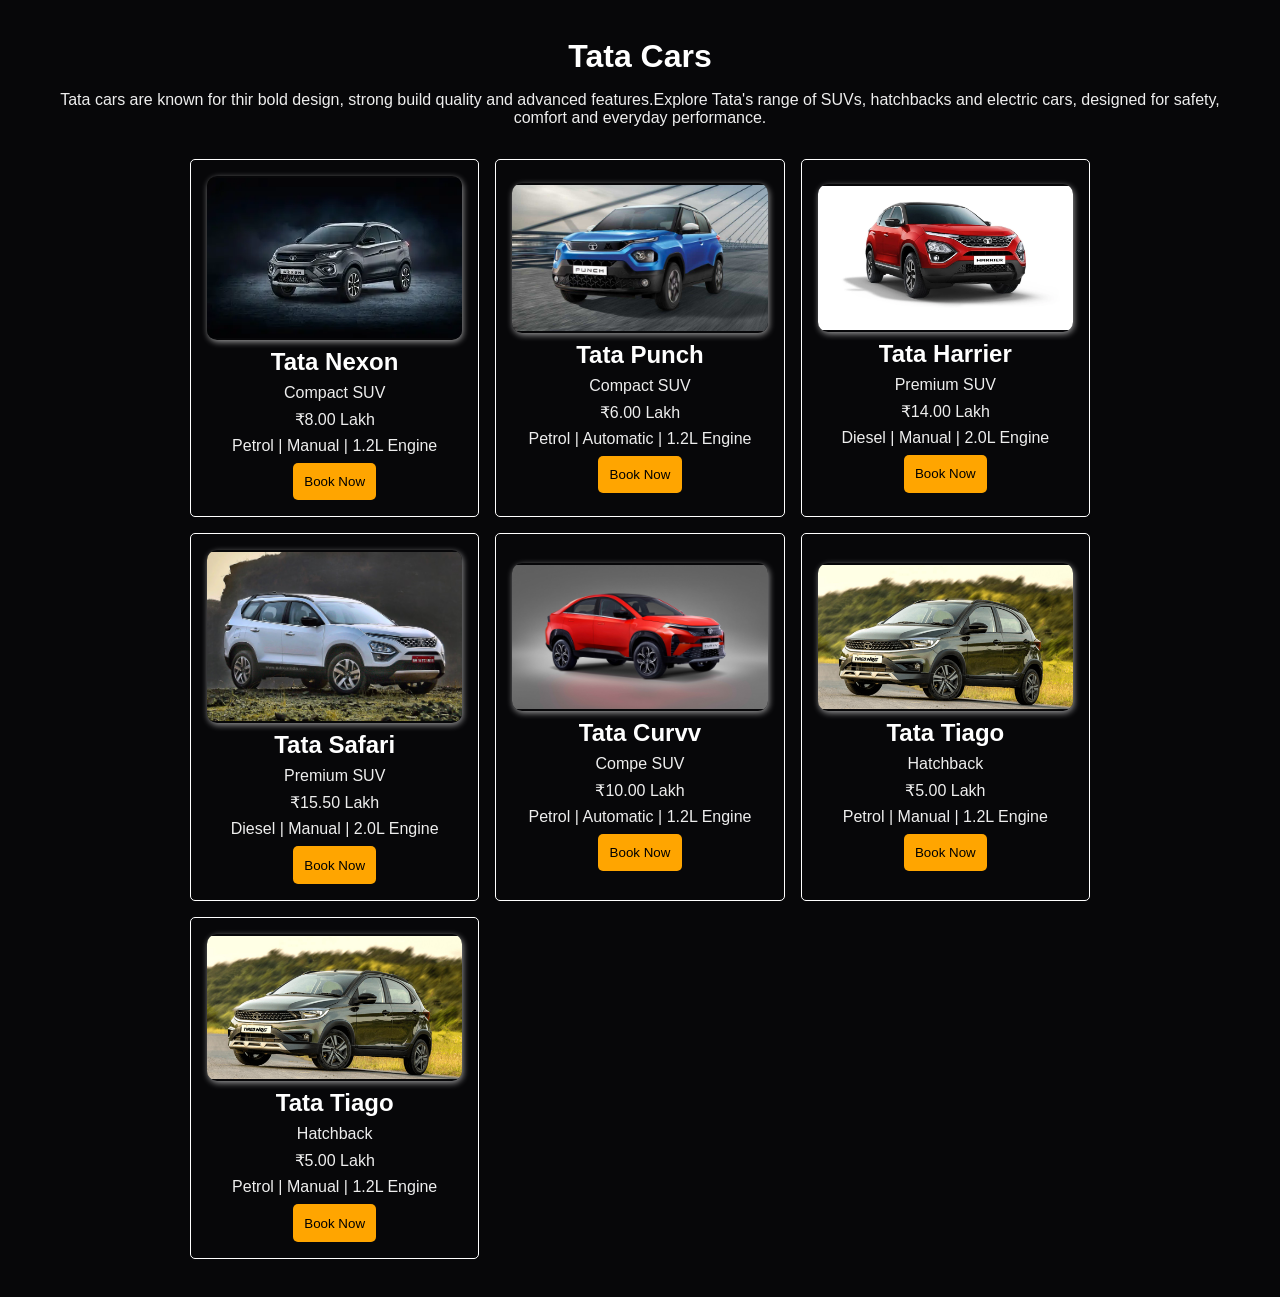
<file: tata.html>
<!doctype html>
<html lang="en">
  <head>
    <meta charset="UTF-8" />
    <meta name="viewport" content="width=device-width, initial-scale=1.0" />
    <title>Document</title>
    <link rel="stylesheet" href="car.css" />
  </head>
  <body>
    <h1 class="car_title">Tata Cars</h1>
    <p class="car_description">
      Tata cars are known for thir bold design, strong build quality and
      advanced features.Explore Tata's range of SUVs, hatchbacks and electric
      cars, designed for safety, comfort and everyday performance.
    </p>
    <section class="car_section">
      <div class="car_card">
        <div class="car_img">
          <img src="images/TataNexon.webp" alt="Tata Nexon" />
        </div>
        <h2 class="car_name">Tata Nexon</h2>
        <p class="car_info">Compact SUV</p>
        <p class="car_info">&#8377;8.00 Lakh</p>
        <p class="car_info">Petrol | Manual | 1.2L Engine</p>
        <button class="book_now">Book Now</button>
      </div>
      <div class="car_card">
        <div class="car_img">
          <img src="images/TataPunch.jpg" alt="Tata Punch" />
        </div>
        <h2 class="car_name">Tata Punch</h2>
        <p class="car_info">Compact SUV</p>
        <p class="car_info">&#8377;6.00 Lakh</p>
        <p class="car_info">Petrol | Automatic | 1.2L Engine</p>
        <button class="book_now">Book Now</button>
      </div>
      <div class="car_card">
        <div class="car_img">
          <img src="images/TataHarrier.webp" alt="Tata Harrier" />
        </div>
        <h2 class="car_name">Tata Harrier</h2>
        <p class="car_info">Premium SUV</p>
        <p class="car_info">&#8377;14.00 Lakh</p>
        <p class="car_info">Diesel | Manual | 2.0L Engine</p>
        <button class="book_now">Book Now</button>
      </div>
      <div class="car_card">
        <div class="car_img">
          <img src="images/TataSafari.avif" alt="Tata Safari" />
        </div>
        <h2 class="car_name">Tata Safari</h2>
        <p class="car_info">Premium SUV</p>
        <p class="car_info">&#8377;15.50 Lakh</p>
        <p class="car_info">Diesel | Manual | 2.0L Engine</p>
        <button class="book_now">Book Now</button>
      </div>
      <div class="car_card">
        <div class="car_img">
          <img src="images/TataCurvv.jpg" alt="Tata Curvv" />
        </div>
        <h2 class="car_name">Tata Curvv</h2>
        <p class="car_info">Compe SUV</p>
        <p class="car_info">&#8377;10.00 Lakh</p>
        <p class="car_info">Petrol | Automatic | 1.2L Engine</p>
        <button class="book_now">Book Now</button>
      </div>
      <div class="car_card">
        <div class="car_img">
          <img src="images/TataTiago.jpg" alt="Tata Tiago" />
        </div>
        <h2 class="car_name">Tata Tiago</h2>
        <p class="car_info">Hatchback</p>
        <p class="car_info">&#8377;5.00 Lakh</p>
        <p class="car_info">Petrol | Manual | 1.2L Engine</p>
        <button class="book_now">Book Now</button>
      </div>
      <div class="car_card">
        <div class="car_img">
          <img src="images/TataTiago.jpg" alt="Tata Tiago" />
        </div>
        <h2 class="car_name">Tata Tiago</h2>
        <p class="car_info">Hatchback</p>
        <p class="car_info">&#8377;5.00 Lakh</p>
        <p class="car_info">Petrol | Manual | 1.2L Engine</p>
        <button class="book_now">Book Now</button>
      </div>
    </section>
  </body>
</html>
</file>
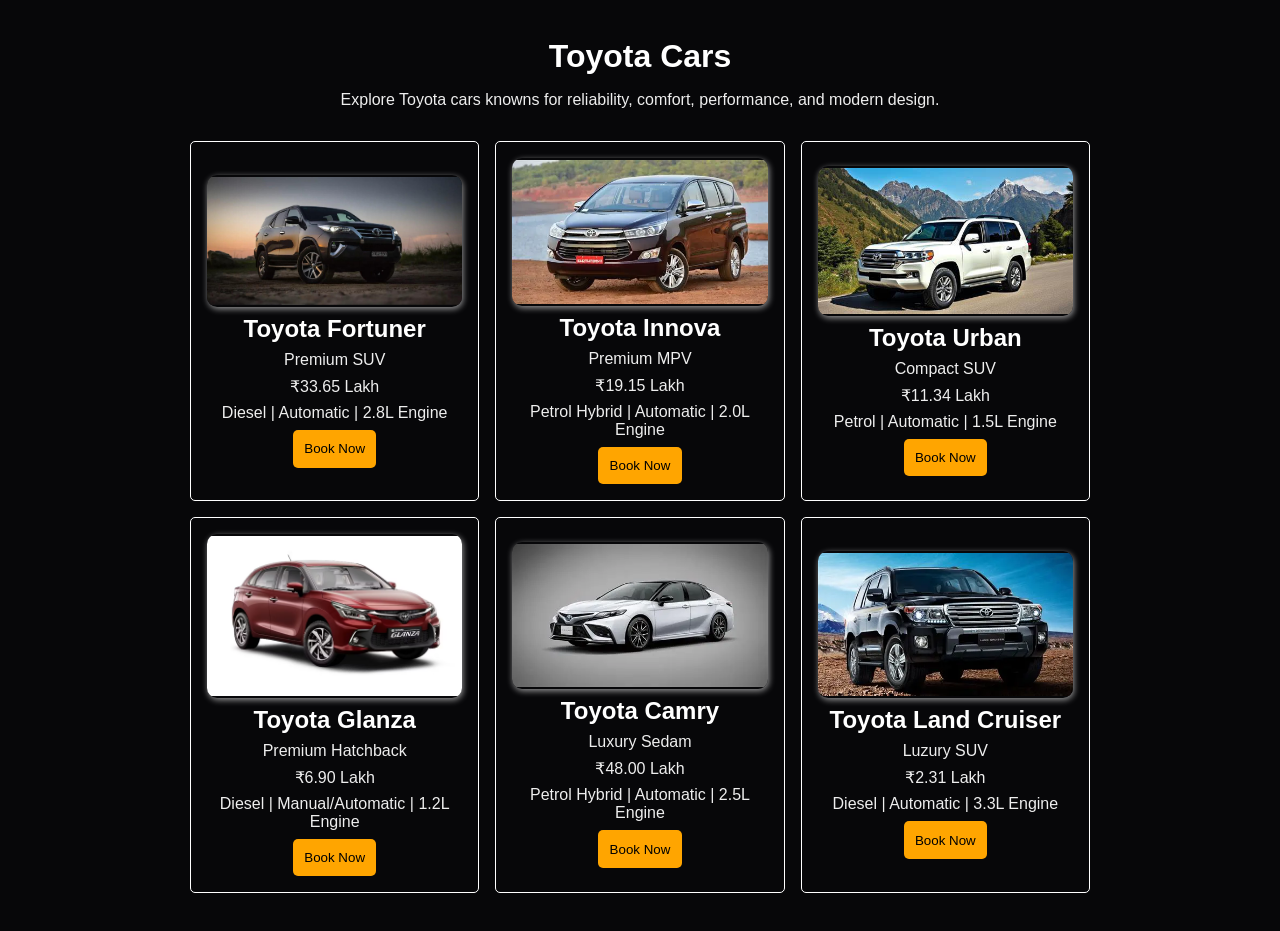
<file: toyota.html>
<!doctype html>
<html lang="en">
  <head>
    <meta charset="UTF-8" />
    <meta name="viewport" content="width=device-width, initial-scale=1.0" />
    <title>Document</title>
    <link rel="stylesheet" href="car.css" />
  </head>
  <body>
    <h1 class="car_title">Toyota Cars</h1>
    <p class="car_description">
      Explore Toyota cars knowns for reliability, comfort, performance, and
      modern design.
    </p>
    <section class="car_section">
      <div class="car_card">
        <div class="car_img">
          <img src="images/fortuner.jpg" alt="Fortuner" />
        </div>
        <h2 class="car_name">Toyota Fortuner</h2>
        <p class="car_info">Premium SUV</p>
        <p class="car_info">&#8377;33.65 Lakh</p>
        <p class="car_info">Diesel | Automatic | 2.8L Engine</p>
        <button class="book_now">Book Now</button>
      </div>
      <div class="car_card">
        <div class="car_img">
          <img src="images/innova.webp" alt="Innova" />
        </div>
        <h2 class="car_name">Toyota Innova</h2>
        <p class="car_info">Premium MPV</p>
        <p class="car_info">&#8377;19.15 Lakh</p>
        <p class="car_info">Petrol Hybrid | Automatic | 2.0L Engine</p>
        <button class="book_now">Book Now</button>
      </div>
      <div class="car_card">
        <div class="car_img">
          <img src="images/urbancar.jpg" alt="urban" />
        </div>
        <h2 class="car_name">Toyota Urban</h2>
        <p class="car_info">Compact SUV</p>
        <p class="car_info">&#8377;11.34 Lakh</p>
        <p class="car_info">Petrol | Automatic | 1.5L Engine</p>
        <button class="book_now">Book Now</button>
      </div>
      <div class="car_card">
        <div class="car_img">
          <img src="images/glanza.avif" alt="Glanza" />
        </div>
        <h2 class="car_name">Toyota Glanza</h2>
        <p class="car_info">Premium Hatchback</p>
        <p class="car_info">&#8377;6.90 Lakh</p>
        <p class="car_info">Diesel | Manual/Automatic | 1.2L Engine</p>
        <button class="book_now">Book Now</button>
      </div>
      <div class="car_card">
        <div class="car_img">
          <img src="images/camry.webp" alt="Camry" />
        </div>
        <h2 class="car_name">Toyota Camry</h2>
        <p class="car_info">Luxury Sedam</p>
        <p class="car_info">&#8377;48.00 Lakh</p>
        <p class="car_info">Petrol Hybrid | Automatic | 2.5L Engine</p>
        <button class="book_now">Book Now</button>
      </div>
      <div class="car_card">
        <div class="car_img">
          <img src="images/cruisertoyota.webp" alt="Cruiser Toyota" />
        </div>
        <h2 class="car_name">Toyota Land Cruiser</h2>
        <p class="car_info">Luzury SUV</p>
        <p class="car_info">&#8377;2.31 Lakh</p>
        <p class="car_info">Diesel | Automatic | 3.3L Engine</p>
        <button class="book_now">Book Now</button>
      </div>
    </section>
  </body>
</html>
</file>
<file: car.css>
*{
  margin : 0;
  padding : 0;
  box-sizing : border-box;
  font-family : Arial, Helvetica, sans-serif;
}
body{
   padding : 3%;
  background-color : #070709;
}
.car_title{
   text-align : center;
  margin-bottom : 1rem;
  color : white;
}
.car_description{
  color : #eeeeee;
  text-align : center;
  margin-bottom : 1rem;
}
.car_section{
   width : 100%;
  display : grid;
  grid-template-columns : repeat(auto-fit,minmax(250px,1fr));
  max-width : 900px;
  margin : auto;
  gap : 1rem;
  margin-top : 2rem;
}
.car_card{
  text-align : center;
  display : flex;
  flex-direction : column;
  justify-content : center;
  align-items : center;
  gap : 0.5rem;
  border : 1px solid white;
  padding : 1rem;
  border-radius : 5px;
}
.car_img{
   overflow : hidden;
  border-radius : 10px;
  box-shadow : 1px 2px 6px rgba(255, 255, 255, 0.58);
}
.car_img img{
  object-fit : contain;
  height : 100%;
  width : 100%;
}
.car_name{
   color : white;
}
.car_info{
   color : #eeeeee;
}
.book_now{
  padding : 0.7rem;
  border-radius : 5px;
  cursor : pointer;
  background : orange;
  outline : none;
  border : none;
  transition : 0.3s ease;
}
.book_now:hover{
  background : rgb(237, 175, 58);
}
</file>
<file: book_service.css>
*{
  padding : 0;
  margin : 0;
  box-sizing : border-box;
  font-family : Arial, Helvetica, sans-serif;
}
body{
  padding : 3%;
  background : #070709;
}
.book_service_title{
  text-align : center;
  color : white;
  margin-bottom : 1rem;
}
.book_service_description{
  text-align : center;
  color : #eeeeee;
  margin-bottom : 1rem;
}
.booking_form{
   max-width : 500px;
   margin : auto;
   margin-top : 2rem;
   display : flex;
   flex-direction : column;
   align-items : left;
   justify-content : center;
   gap : 1rem;
   padding : 2rem;
   border : 1px solid white;
   border-radius : 1rem;
}
.booking_form label{
  color : white;
}
.booking_form input,.booking_form select,.booking_form button{
  padding : 0.6rem;
  border : none;
  outline : none;
  border-radius : 5px;
}
.booking_form input,.booking_form select{
    background-color : rgb(50, 50, 50);
    color : white;
}
.booking_form input:focus,.booking_form select:focus{
    border : 1px solid #d4af37;
  box-shadow : 0 0 10px rgba(212,175,55,.25);
}
.booking_form button{
  background : orange;
  cursor : pointer;
}
</file>
<file: currentlyUnavailable.css>
*{
  margin : 0;
  padding : 0;
  box-sizing : border-box;
  font-family : Arial, Helvetica, sans-serif;
}
body{
  min-height : 100vh;
  display : flex;
  flex-direction : column;
  align-items : center;
  justify-content : center;
  gap : 1rem;
  background : #070709;
  text-align : center;
  padding : 3%;
}
.title{
  color : white;
}
.title_description{
  color : #eeeeee;
}
</file>
